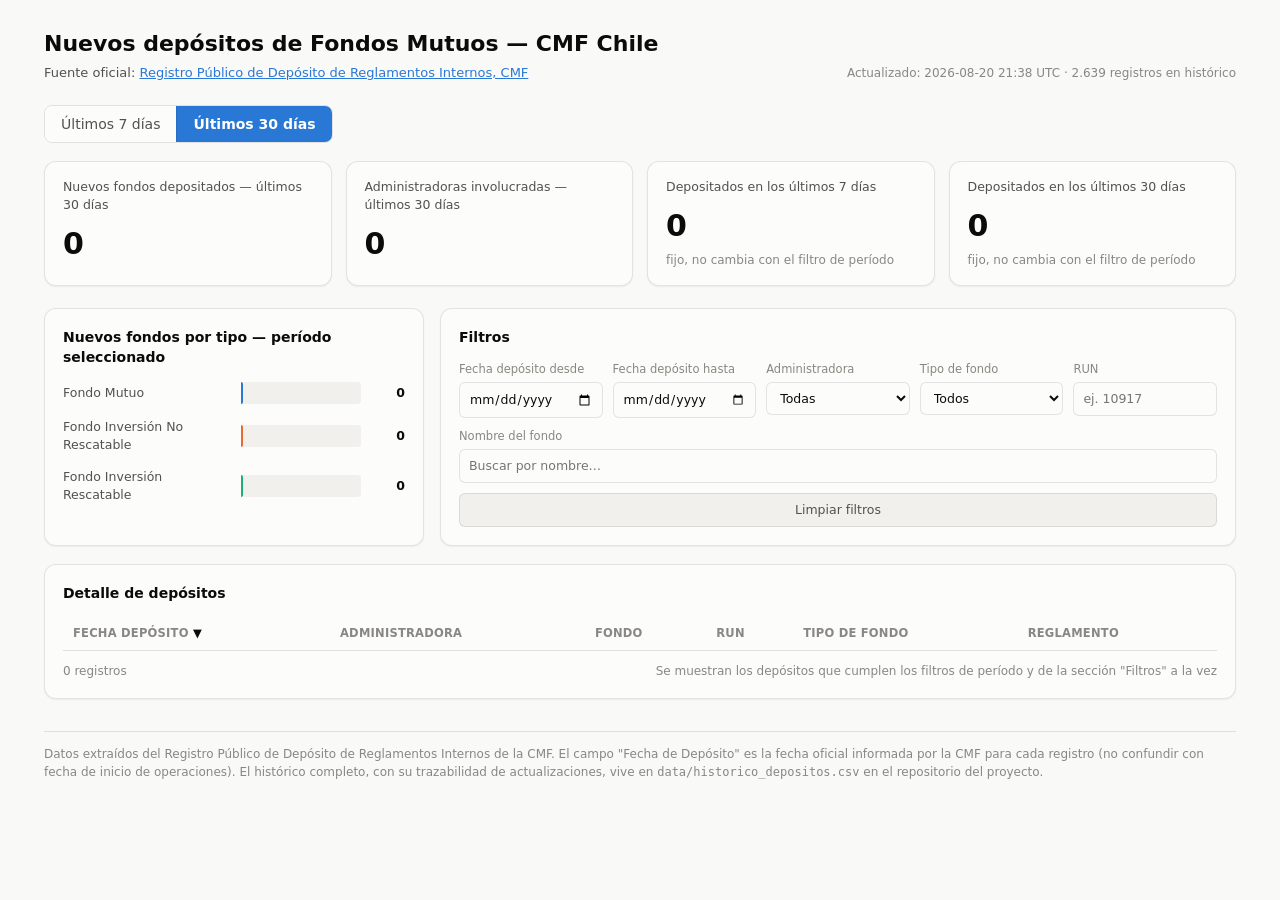
<file: dashboard/index.html>
<!doctype html>
<html lang="es">
<head>
<meta charset="utf-8" />
<meta name="viewport" content="width=device-width, initial-scale=1" />
<title>Nuevos Fondos Mutuos — CMF Chile</title>
<link rel="stylesheet" href="styles.css" />
</head>
<body>
<div class="wrap">

  <header class="top">
    <div>
      <h1>Nuevos depósitos de Fondos Mutuos — CMF Chile</h1>
      <p>Fuente oficial: <a href="https://www.cmfchile.cl/institucional/inc/deposito_fondos_mutuos.php" target="_blank" rel="noopener">Registro Público de Depósito de Reglamentos Internos, CMF</a></p>
    </div>
    <div id="last-update">Cargando datos…</div>
  </header>

  <div class="period-toggle" id="period-toggle" role="group" aria-label="Período">
    <button type="button" data-days="7">Últimos 7 días</button>
    <button type="button" data-days="30" class="active">Últimos 30 días</button>
  </div>

  <section class="kpi-grid">
    <div class="kpi-tile">
      <div class="label" id="kpi-period-label">Nuevos fondos depositados</div>
      <div class="value" id="kpi-nuevos">–</div>
    </div>
    <div class="kpi-tile">
      <div class="label" id="kpi-admin-label">Administradoras involucradas</div>
      <div class="value" id="kpi-admins">–</div>
    </div>
    <div class="kpi-tile">
      <div class="label">Depositados en los últimos 7 días</div>
      <div class="value" id="kpi-7d">–</div>
      <div class="sub">fijo, no cambia con el filtro de período</div>
    </div>
    <div class="kpi-tile">
      <div class="label">Depositados en los últimos 30 días</div>
      <div class="value" id="kpi-30d">–</div>
      <div class="sub">fijo, no cambia con el filtro de período</div>
    </div>
  </section>

  <section class="panels">
    <div class="card">
      <h2>Nuevos fondos por tipo — período seleccionado</h2>
      <div id="chart-tipo"></div>
    </div>
    <div class="card">
      <h2>Filtros</h2>
      <div class="filters">
        <div>
          <label for="f-desde">Fecha depósito desde</label>
          <input type="date" id="f-desde" />
        </div>
        <div>
          <label for="f-hasta">Fecha depósito hasta</label>
          <input type="date" id="f-hasta" />
        </div>
        <div>
          <label for="f-admin">Administradora</label>
          <select id="f-admin"><option value="">Todas</option></select>
        </div>
        <div>
          <label for="f-tipo">Tipo de fondo</label>
          <select id="f-tipo"><option value="">Todos</option></select>
        </div>
        <div>
          <label for="f-run">RUN</label>
          <input type="text" id="f-run" placeholder="ej. 10917" />
        </div>
        <div style="grid-column: 1 / -1;">
          <label for="f-nombre">Nombre del fondo</label>
          <input type="text" id="f-nombre" placeholder="Buscar por nombre…" />
        </div>
        <div class="clear-btn" style="grid-column: 1 / -1;">
          <button type="button" class="clear" id="f-clear">Limpiar filtros</button>
        </div>
      </div>
    </div>
  </section>

  <section class="card">
    <h2>Detalle de depósitos</h2>
    <div class="table-scroll">
      <table id="tbl">
        <thead>
          <tr>
            <th data-key="fecha_deposito" data-type="date">Fecha Depósito</th>
            <th data-key="administradora" data-type="text">Administradora</th>
            <th data-key="nombre_fondo" data-type="text">Fondo</th>
            <th data-key="run_fondo" data-type="num">RUN</th>
            <th data-key="tipo_fondo" data-type="text">Tipo de Fondo</th>
            <th data-key="_reglamento" data-type="text">Reglamento</th>
          </tr>
        </thead>
        <tbody id="tbl-body"></tbody>
      </table>
    </div>
    <div class="table-footer">
      <span id="row-count"></span>
      <span>Se muestran los depósitos que cumplen los filtros de período y de la sección "Filtros" a la vez</span>
    </div>
  </section>

  <footer class="site">
    Datos extraídos del Registro Público de Depósito de Reglamentos Internos de la CMF.
    El campo "Fecha de Depósito" es la fecha oficial informada por la CMF para cada registro
    (no confundir con fecha de inicio de operaciones). El histórico completo, con su
    trazabilidad de actualizaciones, vive en <code>data/historico_depositos.csv</code> en el
    repositorio del proyecto.
  </footer>

</div>
<script src="app.js"></script>
</body>
</html>
</file>
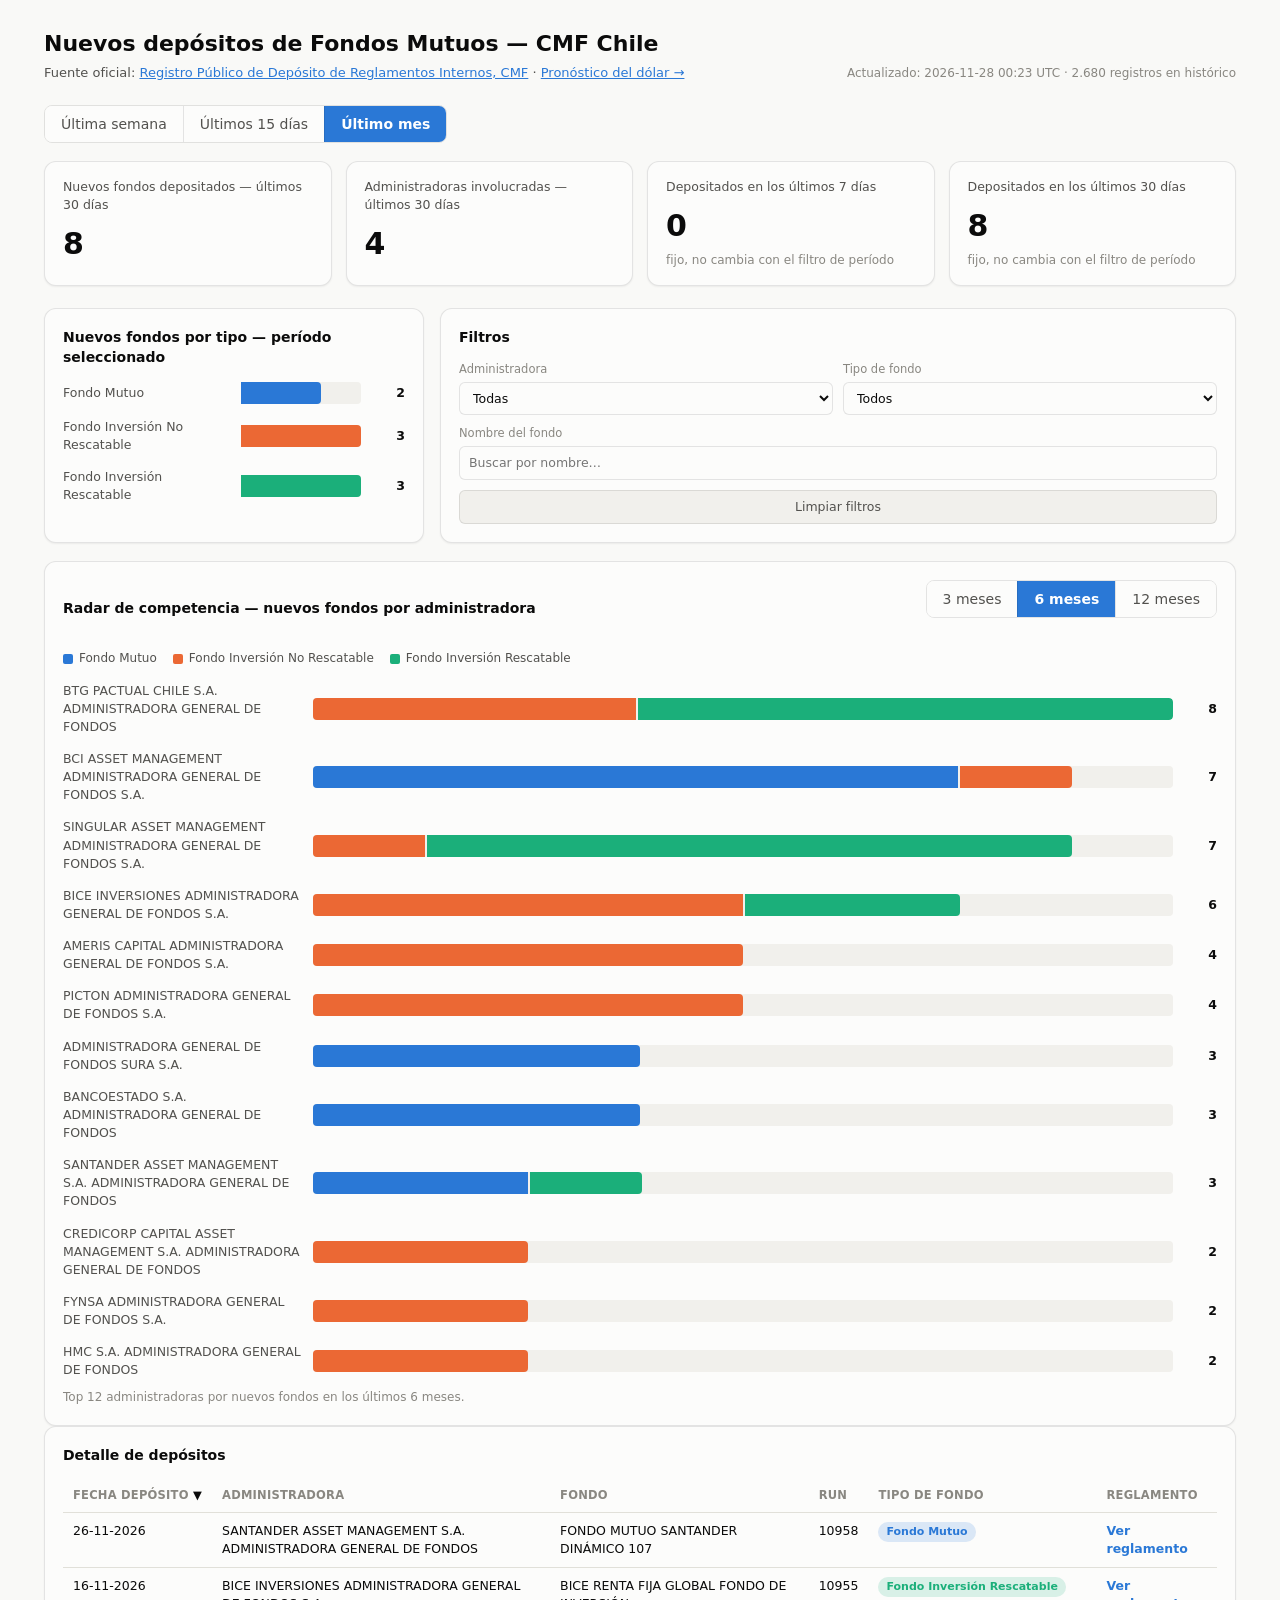
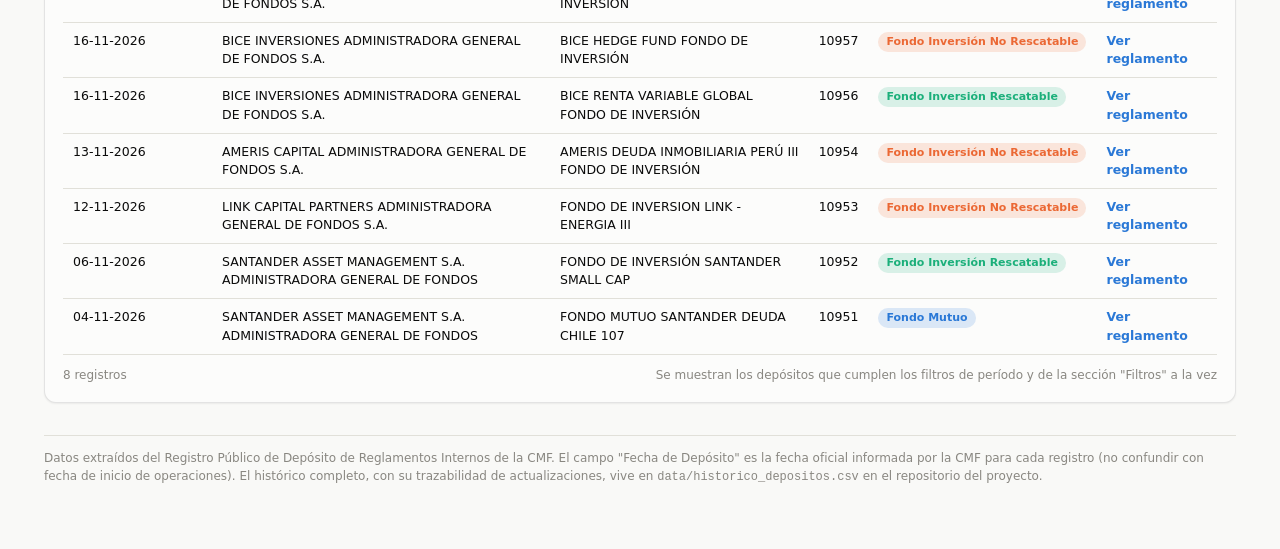
<file: docs/index.html>
<!doctype html>
<html lang="es">
<head>
<meta charset="utf-8" />
<meta name="viewport" content="width=device-width, initial-scale=1" />
<title>Nuevos Fondos Mutuos — CMF Chile</title>
<link rel="stylesheet" href="styles.css" />
</head>
<body>
<div class="wrap">

  <header class="top">
    <div>
      <h1>Nuevos depósitos de Fondos Mutuos — CMF Chile</h1>
      <p>Fuente oficial: <a href="https://www.cmfchile.cl/institucional/inc/deposito_fondos_mutuos.php" target="_blank" rel="noopener">Registro Público de Depósito de Reglamentos Internos, CMF</a> · <a href="fx/index.html">Pronóstico del dólar →</a></p>
    </div>
    <div id="last-update">Cargando datos…</div>
  </header>

  <div class="period-toggle" id="period-toggle" role="group" aria-label="Período">
    <button type="button" data-days="7">Última semana</button>
    <button type="button" data-days="15">Últimos 15 días</button>
    <button type="button" data-days="30" class="active">Último mes</button>
  </div>

  <section class="kpi-grid">
    <div class="kpi-tile">
      <div class="label" id="kpi-period-label">Nuevos fondos depositados</div>
      <div class="value" id="kpi-nuevos">–</div>
    </div>
    <div class="kpi-tile">
      <div class="label" id="kpi-admin-label">Administradoras involucradas</div>
      <div class="value" id="kpi-admins">–</div>
    </div>
    <div class="kpi-tile">
      <div class="label">Depositados en los últimos 7 días</div>
      <div class="value" id="kpi-7d">–</div>
      <div class="sub">fijo, no cambia con el filtro de período</div>
    </div>
    <div class="kpi-tile">
      <div class="label">Depositados en los últimos 30 días</div>
      <div class="value" id="kpi-30d">–</div>
      <div class="sub">fijo, no cambia con el filtro de período</div>
    </div>
  </section>

  <section class="panels">
    <div class="card">
      <h2>Nuevos fondos por tipo — período seleccionado</h2>
      <div id="chart-tipo"></div>
    </div>
    <div class="card">
      <h2>Filtros</h2>
      <div class="filters">
        <div>
          <label for="f-admin">Administradora</label>
          <select id="f-admin"><option value="">Todas</option></select>
        </div>
        <div>
          <label for="f-tipo">Tipo de fondo</label>
          <select id="f-tipo"><option value="">Todos</option></select>
        </div>
        <div style="grid-column: 1 / -1;">
          <label for="f-nombre">Nombre del fondo</label>
          <input type="text" id="f-nombre" placeholder="Buscar por nombre…" />
        </div>
        <div class="clear-btn" style="grid-column: 1 / -1;">
          <button type="button" class="clear" id="f-clear">Limpiar filtros</button>
        </div>
      </div>
    </div>
  </section>

  <section class="card" id="radar-section">
    <div class="card-head">
      <h2>Radar de competencia — nuevos fondos por administradora</h2>
      <div class="period-toggle" id="radar-toggle" role="group" aria-label="Ventana del radar">
        <button type="button" data-months="3">3 meses</button>
        <button type="button" data-months="6" class="active">6 meses</button>
        <button type="button" data-months="12">12 meses</button>
      </div>
    </div>
    <div class="legend-tipo">
      <span><i style="background:var(--series-1)"></i>Fondo Mutuo</span>
      <span><i style="background:var(--series-2)"></i>Fondo Inversión No Rescatable</span>
      <span><i style="background:var(--series-3)"></i>Fondo Inversión Rescatable</span>
    </div>
    <div id="radar-list"></div>
    <p class="radar-note" id="radar-note"></p>
  </section>

  <section class="card">
    <h2>Detalle de depósitos</h2>
    <div class="table-scroll">
      <table id="tbl">
        <thead>
          <tr>
            <th data-key="fecha_deposito" data-type="date">Fecha Depósito</th>
            <th data-key="administradora" data-type="text">Administradora</th>
            <th data-key="nombre_fondo" data-type="text">Fondo</th>
            <th data-key="run_fondo" data-type="num">RUN</th>
            <th data-key="tipo_fondo" data-type="text">Tipo de Fondo</th>
            <th data-key="_reglamento" data-type="text">Reglamento</th>
          </tr>
        </thead>
        <tbody id="tbl-body"></tbody>
      </table>
    </div>
    <div class="table-footer">
      <span id="row-count"></span>
      <span>Se muestran los depósitos que cumplen los filtros de período y de la sección "Filtros" a la vez</span>
    </div>
  </section>

  <footer class="site">
    Datos extraídos del Registro Público de Depósito de Reglamentos Internos de la CMF.
    El campo "Fecha de Depósito" es la fecha oficial informada por la CMF para cada registro
    (no confundir con fecha de inicio de operaciones). El histórico completo, con su
    trazabilidad de actualizaciones, vive en <code>data/historico_depositos.csv</code> en el
    repositorio del proyecto.
  </footer>

</div>
<script src="app.js"></script>
</body>
</html>
</file>
<file: dashboard/styles.css>
:root {
  color-scheme: light;
  --page: #f9f9f7;
  --surface: #fcfcfb;
  --surface-2: #f1f0ec;
  --text-primary: #0b0b0b;
  --text-secondary: #52514e;
  --text-muted: #898781;
  --gridline: #e1e0d9;
  --baseline: #c3c2b7;
  --border: rgba(11, 11, 11, 0.1);
  --series-1: #2a78d6; /* Fondo Mutuo */
  --series-2: #eb6834; /* Fondo Inversión No Rescatable */
  --series-3: #1baf7a; /* Fondo Inversión Rescatable */
  --link: #2a78d6;
  --shadow: 0 1px 2px rgba(11, 11, 11, 0.06);
}

@media (prefers-color-scheme: dark) {
  :root {
    color-scheme: dark;
    --page: #0d0d0d;
    --surface: #1a1a19;
    --surface-2: #232322;
    --text-primary: #ffffff;
    --text-secondary: #c3c2b7;
    --text-muted: #898781;
    --gridline: #2c2c2a;
    --baseline: #383835;
    --border: rgba(255, 255, 255, 0.1);
    --series-1: #3987e5;
    --series-2: #d95926;
    --series-3: #199e70;
    --link: #6da7ec;
    --shadow: 0 1px 2px rgba(0, 0, 0, 0.4);
  }
}

* {
  box-sizing: border-box;
}

body {
  margin: 0;
  background: var(--page);
  color: var(--text-primary);
  font-family: system-ui, -apple-system, "Segoe UI", sans-serif;
  font-size: 14px;
  line-height: 1.45;
}

.wrap {
  max-width: 1240px;
  margin: 0 auto;
  padding: 28px 24px 64px;
}

header.top {
  display: flex;
  justify-content: space-between;
  align-items: flex-end;
  flex-wrap: wrap;
  gap: 12px;
  margin-bottom: 22px;
}

header.top h1 {
  font-size: 22px;
  font-weight: 600;
  margin: 0 0 4px;
}

header.top p {
  margin: 0;
  color: var(--text-secondary);
  font-size: 13px;
}

header.top a {
  color: var(--link);
}

#last-update {
  font-size: 12px;
  color: var(--text-muted);
  text-align: right;
}

.period-toggle {
  display: inline-flex;
  border: 1px solid var(--border);
  border-radius: 8px;
  overflow: hidden;
  margin-bottom: 18px;
}

.period-toggle button {
  border: none;
  background: var(--surface);
  color: var(--text-secondary);
  font: inherit;
  padding: 8px 16px;
  cursor: pointer;
}

.period-toggle button + button {
  border-left: 1px solid var(--border);
}

.period-toggle button.active {
  background: var(--series-1);
  color: #ffffff;
  font-weight: 600;
}

.kpi-grid {
  display: grid;
  grid-template-columns: repeat(4, minmax(0, 1fr));
  gap: 14px;
  margin-bottom: 22px;
}

.kpi-tile {
  background: var(--surface);
  border: 1px solid var(--border);
  border-radius: 12px;
  padding: 16px 18px;
  box-shadow: var(--shadow);
}

.kpi-tile .label {
  color: var(--text-secondary);
  font-size: 12.5px;
  margin-bottom: 8px;
}

.kpi-tile .value {
  font-size: 30px;
  font-weight: 600;
  font-variant-numeric: proportional-nums;
}

.kpi-tile .sub {
  color: var(--text-muted);
  font-size: 12px;
  margin-top: 4px;
}

.panels {
  display: grid;
  grid-template-columns: minmax(280px, 380px) 1fr;
  gap: 16px;
  margin-bottom: 18px;
  align-items: stretch;
}

.card {
  background: var(--surface);
  border: 1px solid var(--border);
  border-radius: 12px;
  padding: 18px;
  box-shadow: var(--shadow);
}

.card h2 {
  font-size: 14px;
  font-weight: 600;
  margin: 0 0 14px;
}

.bar-row {
  display: flex;
  align-items: center;
  gap: 10px;
  margin-bottom: 14px;
}

.bar-row:last-child {
  margin-bottom: 0;
}

.bar-label {
  width: 168px;
  flex-shrink: 0;
  font-size: 12.5px;
  color: var(--text-secondary);
}

.bar-track {
  flex: 1;
  height: 22px;
  background: var(--surface-2);
  border-radius: 4px;
  position: relative;
}

.bar-fill {
  height: 100%;
  border-radius: 0 4px 4px 0;
  min-width: 2px;
  transition: width 0.25s ease;
}

.bar-value {
  width: 34px;
  text-align: right;
  font-size: 12.5px;
  font-variant-numeric: tabular-nums;
  color: var(--text-primary);
  font-weight: 600;
}

.filters {
  display: grid;
  grid-template-columns: repeat(5, minmax(0, 1fr));
  gap: 10px;
}

.filters label {
  display: block;
  font-size: 11.5px;
  color: var(--text-muted);
  margin-bottom: 4px;
}

.filters input,
.filters select {
  width: 100%;
  padding: 7px 9px;
  border: 1px solid var(--border);
  border-radius: 6px;
  background: var(--surface);
  color: var(--text-primary);
  font: inherit;
  font-size: 12.5px;
}

.filters .clear-btn {
  align-self: end;
}

.filters button.clear {
  width: 100%;
  padding: 7px 9px;
  border: 1px solid var(--border);
  border-radius: 6px;
  background: var(--surface-2);
  color: var(--text-secondary);
  font: inherit;
  font-size: 12.5px;
  cursor: pointer;
}

table {
  width: 100%;
  border-collapse: collapse;
  font-size: 12.5px;
}

thead th {
  text-align: left;
  color: var(--text-muted);
  font-weight: 600;
  font-size: 11.5px;
  text-transform: uppercase;
  letter-spacing: 0.02em;
  padding: 8px 10px;
  border-bottom: 1px solid var(--gridline);
  cursor: pointer;
  user-select: none;
  white-space: nowrap;
}

thead th.sorted::after {
  content: " " attr(data-dir);
  color: var(--text-primary);
}

tbody td {
  padding: 9px 10px;
  border-bottom: 1px solid var(--gridline);
  vertical-align: top;
}

tbody td.num {
  font-variant-numeric: tabular-nums;
}

tbody tr:hover {
  background: var(--surface-2);
}

.badge {
  display: inline-block;
  padding: 2px 8px;
  border-radius: 999px;
  font-size: 11px;
  font-weight: 600;
  white-space: nowrap;
}

.badge.fm { background: color-mix(in srgb, var(--series-1) 16%, transparent); color: var(--series-1); }
.badge.finr { background: color-mix(in srgb, var(--series-2) 16%, transparent); color: var(--series-2); }
.badge.fir { background: color-mix(in srgb, var(--series-3) 16%, transparent); color: var(--series-3); }

.reg-link {
  color: var(--link);
  text-decoration: none;
  font-weight: 600;
}

.reg-link:hover {
  text-decoration: underline;
}

.no-reg {
  color: var(--text-muted);
}

.table-footer {
  display: flex;
  justify-content: space-between;
  align-items: center;
  margin-top: 12px;
  color: var(--text-muted);
  font-size: 12px;
}

.table-scroll {
  overflow-x: auto;
  max-height: 560px;
  overflow-y: auto;
}

footer.site {
  margin-top: 32px;
  color: var(--text-muted);
  font-size: 12px;
  border-top: 1px solid var(--gridline);
  padding-top: 14px;
}

footer.site a {
  color: var(--link);
}

@media (max-width: 900px) {
  .kpi-grid {
    grid-template-columns: repeat(2, minmax(0, 1fr));
  }
  .panels {
    grid-template-columns: 1fr;
  }
  .filters {
    grid-template-columns: repeat(2, minmax(0, 1fr));
  }
}
</file>
<file: docs/styles.css>
:root {
  color-scheme: light;
  --page: #f9f9f7;
  --surface: #fcfcfb;
  --surface-2: #f1f0ec;
  --text-primary: #0b0b0b;
  --text-secondary: #52514e;
  --text-muted: #898781;
  --gridline: #e1e0d9;
  --baseline: #c3c2b7;
  --border: rgba(11, 11, 11, 0.1);
  --series-1: #2a78d6; /* Fondo Mutuo */
  --series-2: #eb6834; /* Fondo Inversión No Rescatable */
  --series-3: #1baf7a; /* Fondo Inversión Rescatable */
  --link: #2a78d6;
  --shadow: 0 1px 2px rgba(11, 11, 11, 0.06);
}

@media (prefers-color-scheme: dark) {
  :root {
    color-scheme: dark;
    --page: #0d0d0d;
    --surface: #1a1a19;
    --surface-2: #232322;
    --text-primary: #ffffff;
    --text-secondary: #c3c2b7;
    --text-muted: #898781;
    --gridline: #2c2c2a;
    --baseline: #383835;
    --border: rgba(255, 255, 255, 0.1);
    --series-1: #3987e5;
    --series-2: #d95926;
    --series-3: #199e70;
    --link: #6da7ec;
    --shadow: 0 1px 2px rgba(0, 0, 0, 0.4);
  }
}

* {
  box-sizing: border-box;
}

body {
  margin: 0;
  background: var(--page);
  color: var(--text-primary);
  font-family: system-ui, -apple-system, "Segoe UI", sans-serif;
  font-size: 14px;
  line-height: 1.45;
}

.wrap {
  max-width: 1240px;
  margin: 0 auto;
  padding: 28px 24px 64px;
}

header.top {
  display: flex;
  justify-content: space-between;
  align-items: flex-end;
  flex-wrap: wrap;
  gap: 12px;
  margin-bottom: 22px;
}

header.top h1 {
  font-size: 22px;
  font-weight: 600;
  margin: 0 0 4px;
}

header.top p {
  margin: 0;
  color: var(--text-secondary);
  font-size: 13px;
}

header.top a {
  color: var(--link);
}

#last-update {
  font-size: 12px;
  color: var(--text-muted);
  text-align: right;
}

.period-toggle {
  display: inline-flex;
  border: 1px solid var(--border);
  border-radius: 8px;
  overflow: hidden;
  margin-bottom: 18px;
}

.period-toggle button {
  border: none;
  background: var(--surface);
  color: var(--text-secondary);
  font: inherit;
  padding: 8px 16px;
  cursor: pointer;
}

.period-toggle button + button {
  border-left: 1px solid var(--border);
}

.period-toggle button.active {
  background: var(--series-1);
  color: #ffffff;
  font-weight: 600;
}

.kpi-grid {
  display: grid;
  grid-template-columns: repeat(4, minmax(0, 1fr));
  gap: 14px;
  margin-bottom: 22px;
}

.kpi-tile {
  background: var(--surface);
  border: 1px solid var(--border);
  border-radius: 12px;
  padding: 16px 18px;
  box-shadow: var(--shadow);
}

.kpi-tile .label {
  color: var(--text-secondary);
  font-size: 12.5px;
  margin-bottom: 8px;
}

.kpi-tile .value {
  font-size: 30px;
  font-weight: 600;
  font-variant-numeric: proportional-nums;
}

.kpi-tile .sub {
  color: var(--text-muted);
  font-size: 12px;
  margin-top: 4px;
}

.panels {
  display: grid;
  grid-template-columns: minmax(280px, 380px) 1fr;
  gap: 16px;
  margin-bottom: 18px;
  align-items: stretch;
}

.card {
  background: var(--surface);
  border: 1px solid var(--border);
  border-radius: 12px;
  padding: 18px;
  box-shadow: var(--shadow);
}

.card h2 {
  font-size: 14px;
  font-weight: 600;
  margin: 0 0 14px;
}

.card-head {
  display: flex;
  justify-content: space-between;
  align-items: center;
  flex-wrap: wrap;
  gap: 10px;
  margin-bottom: 14px;
}

.card-head h2 {
  margin: 0;
}

.bar-row {
  display: flex;
  align-items: center;
  gap: 10px;
  margin-bottom: 14px;
}

.bar-row:last-child {
  margin-bottom: 0;
}

.bar-label {
  width: 168px;
  flex-shrink: 0;
  font-size: 12.5px;
  color: var(--text-secondary);
}

.bar-track {
  flex: 1;
  height: 22px;
  background: var(--surface-2);
  border-radius: 4px;
  position: relative;
}

.bar-fill {
  height: 100%;
  border-radius: 0 4px 4px 0;
  min-width: 2px;
  transition: width 0.25s ease;
}

.bar-value {
  width: 34px;
  text-align: right;
  font-size: 12.5px;
  font-variant-numeric: tabular-nums;
  color: var(--text-primary);
  font-weight: 600;
}

.legend-tipo {
  display: flex;
  flex-wrap: wrap;
  gap: 16px;
  margin-bottom: 14px;
  font-size: 12px;
  color: var(--text-secondary);
}

.legend-tipo span {
  display: inline-flex;
  align-items: center;
  gap: 6px;
}

.legend-tipo i {
  width: 10px;
  height: 10px;
  border-radius: 2px;
  display: inline-block;
}

.bar-label.wide {
  width: 240px;
}

.bar-track.stacked {
  display: flex;
  gap: 2px;
  overflow: hidden;
}

.bar-seg {
  height: 100%;
}

.bar-seg:last-child {
  border-radius: 0 4px 4px 0;
}

.radar-note {
  color: var(--text-muted);
  font-size: 12px;
  margin: 10px 0 0;
}

.radar-empty {
  color: var(--text-muted);
  font-size: 13px;
  margin: 0;
}

.filters {
  display: grid;
  grid-template-columns: repeat(2, minmax(0, 1fr));
  gap: 10px;
}

.filters label {
  display: block;
  font-size: 11.5px;
  color: var(--text-muted);
  margin-bottom: 4px;
}

.filters input,
.filters select {
  width: 100%;
  padding: 7px 9px;
  border: 1px solid var(--border);
  border-radius: 6px;
  background: var(--surface);
  color: var(--text-primary);
  font: inherit;
  font-size: 12.5px;
}

.filters .clear-btn {
  align-self: end;
}

.filters button.clear {
  width: 100%;
  padding: 7px 9px;
  border: 1px solid var(--border);
  border-radius: 6px;
  background: var(--surface-2);
  color: var(--text-secondary);
  font: inherit;
  font-size: 12.5px;
  cursor: pointer;
}

table {
  width: 100%;
  border-collapse: collapse;
  font-size: 12.5px;
}

thead th {
  text-align: left;
  color: var(--text-muted);
  font-weight: 600;
  font-size: 11.5px;
  text-transform: uppercase;
  letter-spacing: 0.02em;
  padding: 8px 10px;
  border-bottom: 1px solid var(--gridline);
  cursor: pointer;
  user-select: none;
  white-space: nowrap;
}

thead th.sorted::after {
  content: " " attr(data-dir);
  color: var(--text-primary);
}

tbody td {
  padding: 9px 10px;
  border-bottom: 1px solid var(--gridline);
  vertical-align: top;
}

tbody td.num {
  font-variant-numeric: tabular-nums;
}

tbody tr:hover {
  background: var(--surface-2);
}

.badge {
  display: inline-block;
  padding: 2px 8px;
  border-radius: 999px;
  font-size: 11px;
  font-weight: 600;
  white-space: nowrap;
}

.badge.fm { background: color-mix(in srgb, var(--series-1) 16%, transparent); color: var(--series-1); }
.badge.finr { background: color-mix(in srgb, var(--series-2) 16%, transparent); color: var(--series-2); }
.badge.fir { background: color-mix(in srgb, var(--series-3) 16%, transparent); color: var(--series-3); }

.reg-link {
  color: var(--link);
  text-decoration: none;
  font-weight: 600;
}

.reg-link:hover {
  text-decoration: underline;
}

.no-reg {
  color: var(--text-muted);
}

.table-footer {
  display: flex;
  justify-content: space-between;
  align-items: center;
  margin-top: 12px;
  color: var(--text-muted);
  font-size: 12px;
}

.table-scroll {
  overflow-x: auto;
  max-height: 560px;
  overflow-y: auto;
}

footer.site {
  margin-top: 32px;
  color: var(--text-muted);
  font-size: 12px;
  border-top: 1px solid var(--gridline);
  padding-top: 14px;
}

footer.site a {
  color: var(--link);
}

@media (max-width: 900px) {
  .kpi-grid {
    grid-template-columns: repeat(2, minmax(0, 1fr));
  }
  .panels {
    grid-template-columns: 1fr;
  }
  .bar-label.wide {
    width: 140px;
  }
}
</file>
